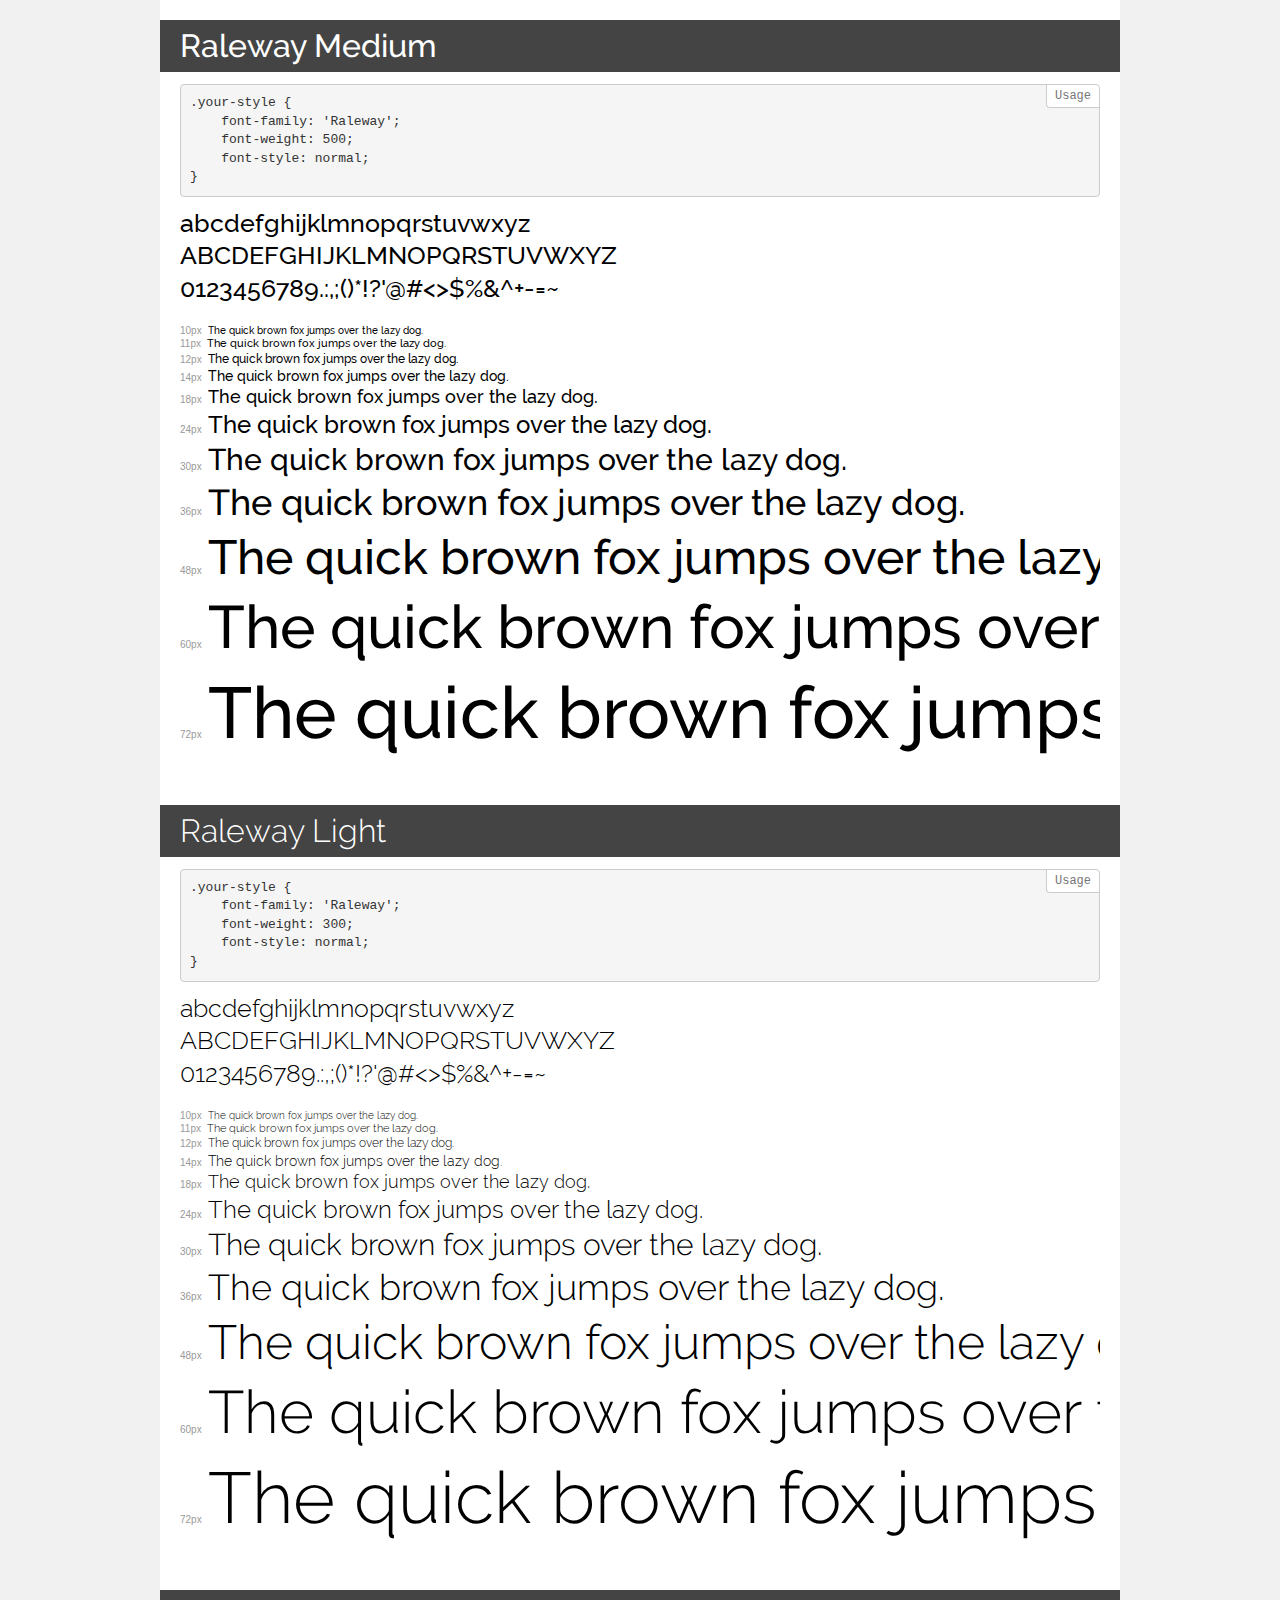
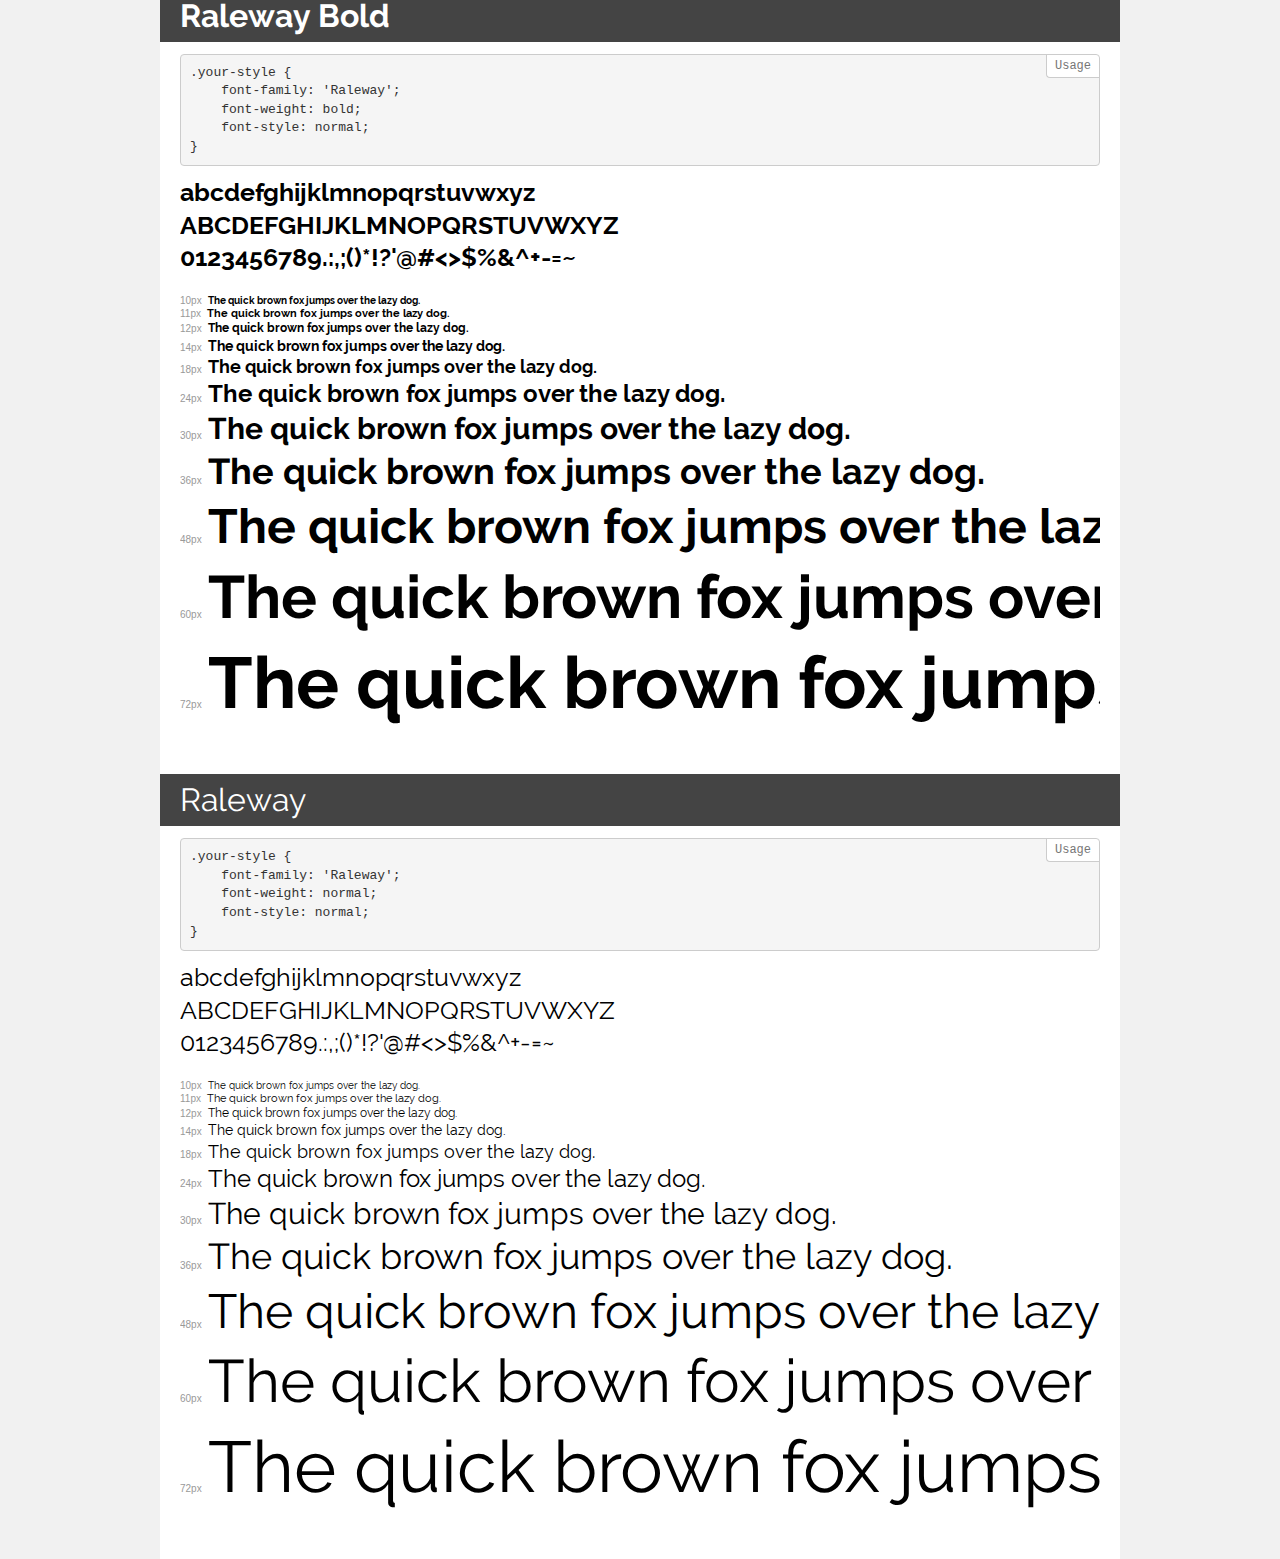
<file: fonts/demo.html>
<!DOCTYPE html>
<html>
<head>
    <meta charset="utf-8">
    <meta http-equiv="X-UA-Compatible" content="IE=edge">
    <meta name="viewport" content="width=device-width, initial-scale=1">
    <meta name="robots" content="noindex, noarchive">
    <title>Transfonter demo</title>
    <link href="stylesheet.css" rel="stylesheet">
    <style>
        /*
        http://meyerweb.com/eric/tools/css/reset/
        v2.0 | 20110126
        License: none (public domain)
        */
        html, body, div, span, applet, object, iframe,
        h1, h2, h3, h4, h5, h6, p, blockquote, pre,
        a, abbr, acronym, address, big, cite, code,
        del, dfn, em, img, ins, kbd, q, s, samp,
        small, strike, strong, sub, sup, tt, var,
        b, u, i, center,
        dl, dt, dd, ol, ul, li,
        fieldset, form, label, legend,
        table, caption, tbody, tfoot, thead, tr, th, td,
        article, aside, canvas, details, embed,
        figure, figcaption, footer, header, hgroup,
        menu, nav, output, ruby, section, summary,
        time, mark, audio, video {
            margin: 0;
            padding: 0;
            border: 0;
            font-size: 100%;
            font: inherit;
            vertical-align: baseline;
        }
        /* HTML5 display-role reset for older browsers */
        article, aside, details, figcaption, figure,
        footer, header, hgroup, menu, nav, section {
            display: block;
        }
        body {
            line-height: 1;
        }
        ol, ul {
            list-style: none;
        }
        blockquote, q {
            quotes: none;
        }
        blockquote:before, blockquote:after,
        q:before, q:after {
            content: '';
            content: none;
        }
        table {
            border-collapse: collapse;
            border-spacing: 0;
        }
        /* common styles */
        body {
            background: #f1f1f1;
            color: #000;
        }
        .page {
            background: #fff;
            width: 920px;
            margin: 0 auto;
            padding: 20px 20px 0 20px;
            overflow: hidden;
        }
        .font-container {
            overflow-x: auto;
            overflow-y: hidden;
            margin-bottom: 40px;
            line-height: 1.3;
            white-space: nowrap;
            padding-bottom: 5px;
        }
        h1 {
            position: relative;
            background: #444;
            font-size: 32px;
            color: #fff;
            padding: 10px 20px;
            margin: 0 -20px 12px -20px;
        }
        .letters {
            font-size: 25px;
            margin-bottom: 20px;
        }
        .s10:before {
            content: '10px';
        }
        .s11:before {
            content: '11px';
        }
        .s12:before {
            content: '12px';
        }
        .s14:before {
            content: '14px';
        }
        .s18:before {
            content: '18px';
        }
        .s24:before {
            content: '24px';
        }
        .s30:before {
            content: '30px';
        }
        .s36:before {
            content: '36px';
        }
        .s48:before {
            content: '48px';
        }
        .s60:before {
            content: '60px';
        }
        .s72:before {
            content: '72px';
        }
        .s10:before, .s11:before, .s12:before, .s14:before,
        .s18:before, .s24:before, .s30:before, .s36:before,
        .s48:before, .s60:before, .s72:before {
            font-family: Arial, sans-serif;
            font-size: 10px;
            font-weight: normal;
            font-style: normal;
            color: #999;
            padding-right: 6px;
        }
        pre {
            display: block;
            position: relative;
            padding: 9px;
            margin: 0 0 10px;
            font-family: Monaco, Menlo, Consolas, "Courier New", monospace !important;
            font-size: 13px;
            line-height: 1.428571429;
            color: #333;
            font-weight: normal !important;
            font-style: normal !important;
            background-color: #f5f5f5;
            border: 1px solid #ccc;
            overflow-x: auto;
            border-radius: 4px;
        }
        pre:after {
            display: block;
            position: absolute;
            right: 0;
            top: 0;
            content: 'Usage';
            line-height: 1;
            padding: 5px 8px;
            font-size: 12px;
            color: #767676;
            background-color: #fff;
            border: 1px solid #ccc;
            border-right: none;
            border-top: none;
            border-radius: 0 4px 0 4px;
            z-index: 10;
        }
        /* responsive */
        @media (max-width: 959px) {
            .page {
                width: auto;
                margin: 0;
            }
        }
    </style>
</head>
<body>
<div class="page">
    <div class="demo" style="font-family: 'Raleway'; font-weight: 500; font-style: normal;">
        <h1>Raleway Medium</h1>
        <pre>.your-style {
    font-family: 'Raleway';
    font-weight: 500;
    font-style: normal;
}</pre>
        <div class="font-container">
            <p class="letters">
                abcdefghijklmnopqrstuvwxyz<br>
ABCDEFGHIJKLMNOPQRSTUVWXYZ<br>
                0123456789.:,;()*!?'@#<>$%&^+-=~
            </p>
            <p class="s10" style="font-size: 10px;">The quick brown fox jumps over the lazy dog.</p>
            <p class="s11" style="font-size: 11px;">The quick brown fox jumps over the lazy dog.</p>
            <p class="s12" style="font-size: 12px;">The quick brown fox jumps over the lazy dog.</p>
            <p class="s14" style="font-size: 14px;">The quick brown fox jumps over the lazy dog.</p>
            <p class="s18" style="font-size: 18px;">The quick brown fox jumps over the lazy dog.</p>
            <p class="s24" style="font-size: 24px;">The quick brown fox jumps over the lazy dog.</p>
            <p class="s30" style="font-size: 30px;">The quick brown fox jumps over the lazy dog.</p>
            <p class="s36" style="font-size: 36px;">The quick brown fox jumps over the lazy dog.</p>
            <p class="s48" style="font-size: 48px;">The quick brown fox jumps over the lazy dog.</p>
            <p class="s60" style="font-size: 60px;">The quick brown fox jumps over the lazy dog.</p>
            <p class="s72" style="font-size: 72px;">The quick brown fox jumps over the lazy dog.</p>
        </div>
    </div>
    <div class="demo" style="font-family: 'Raleway'; font-weight: 300; font-style: normal;">
        <h1>Raleway Light</h1>
        <pre>.your-style {
    font-family: 'Raleway';
    font-weight: 300;
    font-style: normal;
}</pre>
        <div class="font-container">
            <p class="letters">
                abcdefghijklmnopqrstuvwxyz<br>
ABCDEFGHIJKLMNOPQRSTUVWXYZ<br>
                0123456789.:,;()*!?'@#<>$%&^+-=~
            </p>
            <p class="s10" style="font-size: 10px;">The quick brown fox jumps over the lazy dog.</p>
            <p class="s11" style="font-size: 11px;">The quick brown fox jumps over the lazy dog.</p>
            <p class="s12" style="font-size: 12px;">The quick brown fox jumps over the lazy dog.</p>
            <p class="s14" style="font-size: 14px;">The quick brown fox jumps over the lazy dog.</p>
            <p class="s18" style="font-size: 18px;">The quick brown fox jumps over the lazy dog.</p>
            <p class="s24" style="font-size: 24px;">The quick brown fox jumps over the lazy dog.</p>
            <p class="s30" style="font-size: 30px;">The quick brown fox jumps over the lazy dog.</p>
            <p class="s36" style="font-size: 36px;">The quick brown fox jumps over the lazy dog.</p>
            <p class="s48" style="font-size: 48px;">The quick brown fox jumps over the lazy dog.</p>
            <p class="s60" style="font-size: 60px;">The quick brown fox jumps over the lazy dog.</p>
            <p class="s72" style="font-size: 72px;">The quick brown fox jumps over the lazy dog.</p>
        </div>
    </div>
    <div class="demo" style="font-family: 'Raleway'; font-weight: bold; font-style: normal;">
        <h1>Raleway Bold</h1>
        <pre>.your-style {
    font-family: 'Raleway';
    font-weight: bold;
    font-style: normal;
}</pre>
        <div class="font-container">
            <p class="letters">
                abcdefghijklmnopqrstuvwxyz<br>
ABCDEFGHIJKLMNOPQRSTUVWXYZ<br>
                0123456789.:,;()*!?'@#<>$%&^+-=~
            </p>
            <p class="s10" style="font-size: 10px;">The quick brown fox jumps over the lazy dog.</p>
            <p class="s11" style="font-size: 11px;">The quick brown fox jumps over the lazy dog.</p>
            <p class="s12" style="font-size: 12px;">The quick brown fox jumps over the lazy dog.</p>
            <p class="s14" style="font-size: 14px;">The quick brown fox jumps over the lazy dog.</p>
            <p class="s18" style="font-size: 18px;">The quick brown fox jumps over the lazy dog.</p>
            <p class="s24" style="font-size: 24px;">The quick brown fox jumps over the lazy dog.</p>
            <p class="s30" style="font-size: 30px;">The quick brown fox jumps over the lazy dog.</p>
            <p class="s36" style="font-size: 36px;">The quick brown fox jumps over the lazy dog.</p>
            <p class="s48" style="font-size: 48px;">The quick brown fox jumps over the lazy dog.</p>
            <p class="s60" style="font-size: 60px;">The quick brown fox jumps over the lazy dog.</p>
            <p class="s72" style="font-size: 72px;">The quick brown fox jumps over the lazy dog.</p>
        </div>
    </div>
    <div class="demo" style="font-family: 'Raleway'; font-weight: normal; font-style: normal;">
        <h1>Raleway</h1>
        <pre>.your-style {
    font-family: 'Raleway';
    font-weight: normal;
    font-style: normal;
}</pre>
        <div class="font-container">
            <p class="letters">
                abcdefghijklmnopqrstuvwxyz<br>
ABCDEFGHIJKLMNOPQRSTUVWXYZ<br>
                0123456789.:,;()*!?'@#<>$%&^+-=~
            </p>
            <p class="s10" style="font-size: 10px;">The quick brown fox jumps over the lazy dog.</p>
            <p class="s11" style="font-size: 11px;">The quick brown fox jumps over the lazy dog.</p>
            <p class="s12" style="font-size: 12px;">The quick brown fox jumps over the lazy dog.</p>
            <p class="s14" style="font-size: 14px;">The quick brown fox jumps over the lazy dog.</p>
            <p class="s18" style="font-size: 18px;">The quick brown fox jumps over the lazy dog.</p>
            <p class="s24" style="font-size: 24px;">The quick brown fox jumps over the lazy dog.</p>
            <p class="s30" style="font-size: 30px;">The quick brown fox jumps over the lazy dog.</p>
            <p class="s36" style="font-size: 36px;">The quick brown fox jumps over the lazy dog.</p>
            <p class="s48" style="font-size: 48px;">The quick brown fox jumps over the lazy dog.</p>
            <p class="s60" style="font-size: 60px;">The quick brown fox jumps over the lazy dog.</p>
            <p class="s72" style="font-size: 72px;">The quick brown fox jumps over the lazy dog.</p>
        </div>
    </div>
</div>
</body>
</html>
</file>
<file: fonts/stylesheet.css>
/* This stylesheet generated by Transfonter (https://transfonter.org) on February 23, 2018 11:01 AM */

@font-face {
    font-family: 'Raleway';
    src: url('Raleway-Medium.eot');
    src: local('Raleway Medium'), local('Raleway-Medium'),
        url('Raleway-Medium.eot?#iefix') format('embedded-opentype'),
        url('Raleway-Medium.woff2') format('woff2'),
        url('Raleway-Medium.woff') format('woff'),
        url('Raleway-Medium.ttf') format('truetype'),
        url('Raleway-Medium.svg#Raleway-Medium') format('svg');
    font-weight: 500;
    font-style: normal;
}

@font-face {
    font-family: 'Raleway';
    src: url('Raleway-Light.eot');
    src: local('Raleway Light'), local('Raleway-Light'),
        url('Raleway-Light.eot?#iefix') format('embedded-opentype'),
        url('Raleway-Light.woff2') format('woff2'),
        url('Raleway-Light.woff') format('woff'),
        url('Raleway-Light.ttf') format('truetype'),
        url('Raleway-Light.svg#Raleway-Light') format('svg');
    font-weight: 300;
    font-style: normal;
}

@font-face {
    font-family: 'Raleway';
    src: url('Raleway-Bold.eot');
    src: local('Raleway Bold'), local('Raleway-Bold'),
        url('Raleway-Bold.eot?#iefix') format('embedded-opentype'),
        url('Raleway-Bold.woff2') format('woff2'),
        url('Raleway-Bold.woff') format('woff'),
        url('Raleway-Bold.ttf') format('truetype'),
        url('Raleway-Bold.svg#Raleway-Bold') format('svg');
    font-weight: bold;
    font-style: normal;
}

@font-face {
    font-family: 'Raleway';
    src: url('Raleway-Regular.eot');
    src: local('Raleway'), local('Raleway-Regular'),
        url('Raleway-Regular.eot?#iefix') format('embedded-opentype'),
        url('Raleway-Regular.woff2') format('woff2'),
        url('Raleway-Regular.woff') format('woff'),
        url('Raleway-Regular.ttf') format('truetype'),
        url('Raleway-Regular.svg#Raleway-Regular') format('svg');
    font-weight: normal;
    font-style: normal;
}
</file>
